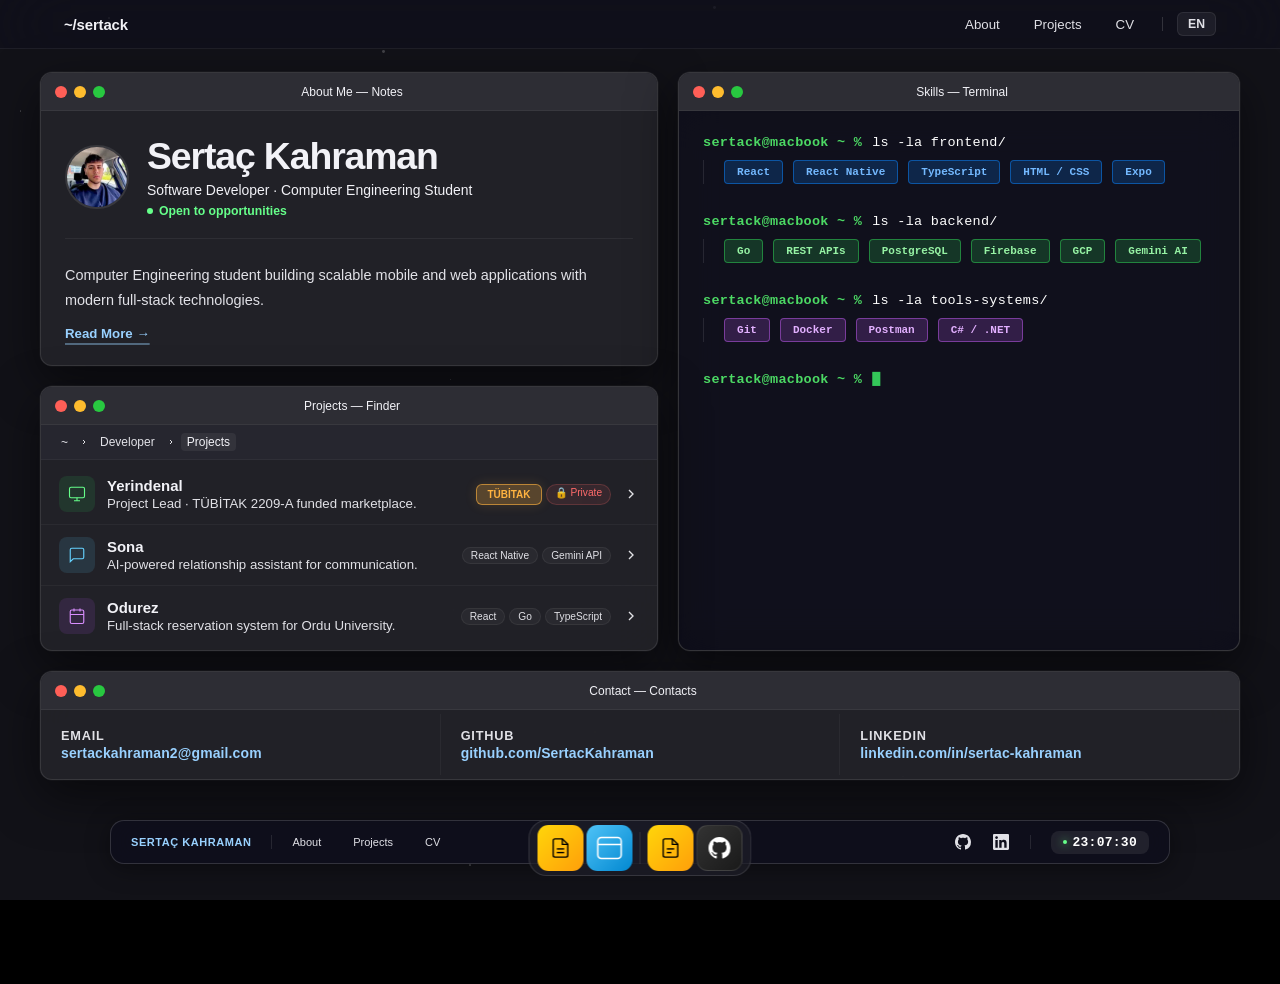
<file: index.html>
﻿<!DOCTYPE html>
<html lang="en">

<head>
    <meta charset="UTF-8">
    <meta name="viewport" content="width=device-width, initial-scale=1.0">
    <meta name="google-site-verification" content="iX_opQV8ClHDAcLCz96BHVmeFbBunYCBVLgtni0bvPg" />
    <title>Sertaç Kahraman — Portfolio</title>
    <meta name="description"
        content="Software Developer and Computer Engineering student building full-stack web and mobile applications with React, React Native, Go, and PostgreSQL.">
    <meta name="author" content="Sertaç Kahraman">
    <link rel="icon" type="image/png" sizes="16x16" href="favicon-16x16.png">
    <link rel="apple-touch-icon" href="apple-touch-icon.png">
    <meta name="msapplication-TileColor" content="#ffffff">
    <meta name="theme-color" content="#ffffff">
    <meta property="og:title" content="Sertaç Kahraman — Portfolio">
    <meta property="og:site_name" content="Sertaç Kahraman">
    <meta property="og:description"
        content="Software Developer and Computer Engineering student building full-stack web and mobile applications with React, React Native, Go, and PostgreSQL.">
    <meta property="og:type" content="website">
    <meta property="og:url" content="https://sertackahraman.com/">
    <meta property="og:image" content="https://sertackahraman.com/sertacresim.webp">
    <meta property="og:image:alt" content="Sertaç Kahraman profile photo">
    <meta name="twitter:card" content="summary_large_image">
    <meta name="twitter:title" content="Sertaç Kahraman — Portfolio">
    <meta name="twitter:description"
        content="Software Developer building full-stack web and mobile applications with React, React Native, Go, and PostgreSQL.">
    <meta name="twitter:image" content="https://sertackahraman.com/sertacresim.webp">
    <link rel="canonical" href="https://sertackahraman.com/">
    <script type="application/ld+json">
        {
            "@context": "https://schema.org",
            "@type": "Person",
            "@id": "https://sertackahraman.com/#person",
            "name": "Sertaç Kahraman",
            "url": "https://sertackahraman.com/",
            "image": "https://sertackahraman.com/sertacresim.webp",
            "jobTitle": "Software Developer",
            "email": "mailto:sertackahraman2@gmail.com",
            "description": "Software Developer and Computer Engineering student building full-stack web and mobile applications with React, React Native, Go, and PostgreSQL.",
            "sameAs": [
                "https://github.com/SertacKahraman",
                "https://www.linkedin.com/in/serta%C3%A7-kahraman-7b6459294/"
            ],
            "knowsAbout": [
                "React",
                "React Native",
                "TypeScript",
                "Go",
                "PostgreSQL",
                "REST APIs",
                "Firebase",
                "Google Cloud Platform"
            ]
        }
    </script>

    <!-- Essential Critical CSS (Ensures no white flash on load) -->
    <style>
        :root {
            --font: -apple-system, BlinkMacSystemFont, "Segoe UI", sans-serif;
        }

        html,
        body {
            margin: 0;
            padding: 0;
            background: #000;
            font-family: var(--font);
            color: #F2F2F7;
            -webkit-font-smoothing: antialiased;
        }

        .wallpaper {
            position: fixed;
            inset: 0;
            z-index: 0;
            background: #121218;
        }

        .win-skills {
            min-height: 480px;
        }

        /* Prevents layout shift */
    </style>

    <link rel="stylesheet" href="style.css">

</head>

<body>

    <!-- WALLPAPER -->
    <div class="wallpaper" aria-hidden="true">
        <div class="particles" id="particles"></div>
    </div>

    <!-- HEADER -->
    <nav class="header">
        <div class="header-inner">
            <a href="/" class="header-logo">~/sertack</a>
            <div class="header-nav">
                <a href="/about" class="header-link" data-i18n="nav-about">About</a>
                <a href="/projects" class="header-link" data-i18n="nav-projects">Projects</a>
                <a href="/sertac-kahraman-cv-en.pdf" target="_blank" rel="noopener" class="header-link" data-cv-link
                    aria-label="Open CV PDF" data-i18n="nav-cv">CV</a>
                <div class="header-divider"></div>
                <button id="lang-toggle" class="lang-btn" aria-label="Change language to Turkish">TR</button>
            </div>
        </div>
    </nav>

    <!-- DESKTOP -->
    <main class="desktop">
        <div class="win-grid">

            <!-- ABOUT ME -->
            <section class="window win-about" id="win-about">
                <div class="window-titlebar">
                    <div class="traffic-lights" aria-hidden="true"><span class="tl tl-red"></span><span
                            class="tl tl-yellow"></span><span class="tl tl-green"></span></div>
                    <h1 class="window-title"><a href="/about" class="window-title-link" data-i18n="about-title">About Me
                            — Notes</a></h1>
                </div>
                <div class="window-body about-body">
                    <div class="about-header">
                        <img src="sertacresim.webp" alt="Sertaç Kahraman" class="about-avatar" width="64" height="64"
                            fetchpriority="high">
                        <div class="about-intro">
                            <h2 class="about-name" data-i18n="about-name">Sertaç Kahraman</h2>
                            <p class="about-role" data-i18n="about-role">Software Developer · Computer Engineering
                                Student</p>
                            <div class="about-status"><span class="status-dot"></span><span
                                    data-i18n="about-status">Open to opportunities</span>
                            </div>
                        </div>
                    </div>
                    <div class="about-content">
                        <p data-i18n="about-text">Computer Engineering student building scalable mobile and web
                            applications with modern full-stack technologies.</p>
                        <a href="/about" class="about-readmore" data-i18n="about-readmore">Read More →</a>
                    </div>
                </div>
            </section>

            <section class="window win-skills" id="win-skills">
                <div class="window-titlebar">
                    <div class="traffic-lights" aria-hidden="true"><span class="tl tl-red"></span><span
                            class="tl tl-yellow"></span><span class="tl tl-green"></span></div>
                    <h2 class="window-title" data-i18n="skills-title">Skills</h2>
                </div>
                <div class="window-body terminal-body">
                    <div class="terminal-line">
                        <span class="terminal-prompt" data-i18n="skills-prompt">sertack@macbook ~ % </span>
                        <span class="terminal-cmd" data-i18n="skills-cmd-frontend">ls -la frontend/</span>
                    </div>
                    <div class="terminal-output">
                        <span class="skill-tag st-blue">React</span>
                        <span class="skill-tag st-blue">React Native</span>
                        <span class="skill-tag st-blue">TypeScript</span>
                        <span class="skill-tag st-blue">HTML / CSS</span>
                        <span class="skill-tag st-blue">Expo</span>
                    </div>

                    <div class="terminal-line">
                        <span class="terminal-prompt" data-i18n="skills-prompt">sertack@macbook ~ % </span>
                        <span class="terminal-cmd" data-i18n="skills-cmd-backend">ls -la backend/</span>
                    </div>
                    <div class="terminal-output">
                        <span class="skill-tag st-green">Go</span>
                        <span class="skill-tag st-green">REST APIs</span>
                        <span class="skill-tag st-green">PostgreSQL</span>
                        <span class="skill-tag st-green">Firebase</span>
                        <span class="skill-tag st-green">GCP</span>
                        <span class="skill-tag st-green">Gemini AI</span>
                    </div>

                    <div class="terminal-line">
                        <span class="terminal-prompt" data-i18n="skills-prompt">sertack@macbook ~ % </span>
                        <span class="terminal-cmd" data-i18n="skills-cmd-systems">ls -la tools-systems/</span>
                    </div>
                    <div class="terminal-output">
                        <span class="skill-tag st-purple">Git</span>
                        <span class="skill-tag st-purple">Docker</span>
                        <span class="skill-tag st-purple">Postman</span>
                        <span class="skill-tag st-purple">C# / .NET</span>
                    </div>

                    <div class="terminal-line">
                        <span class="terminal-prompt" data-i18n="skills-prompt">sertack@macbook ~ % </span>
                        <span class="terminal-cursor">█</span>
                    </div>
                </div>
            </section>

            <!-- PROJECTS -->
            <section class="window win-projects" id="win-projects">
                <div class="window-titlebar">
                    <div class="traffic-lights" aria-hidden="true"><span class="tl tl-red"></span><span
                            class="tl tl-yellow"></span><span class="tl tl-green"></span></div>
                    <h2 class="window-title"><a href="/projects" class="window-title-link"
                            data-i18n="projects-title">Projects — Finder</a></h2>
                </div>
                <div class="window-toolbar">
                    <div class="finder-path">
                        <span class="path-seg">~</span>
                        <svg width="8" height="8" viewBox="0 0 24 24" fill="none" stroke="currentColor"
                            stroke-width="3">
                            <polyline points="9 18 15 12 9 6" />
                        </svg>
                        <span class="path-seg" data-i18n="projects-path-dev">Developer</span>
                        <svg width="8" height="8" viewBox="0 0 24 24" fill="none" stroke="currentColor"
                            stroke-width="3">
                            <polyline points="9 18 15 12 9 6" />
                        </svg>
                        <span class="path-seg path-active" data-i18n="projects-path-proj">Projects</span>
                    </div>
                </div>
                <div class="window-body finder-body">
                    <a href="/projects" class="finder-item">
                        <div class="finder-icon fi-green"><svg width="18" height="18" viewBox="0 0 24 24" fill="none"
                                stroke="currentColor" stroke-width="1.5">
                                <rect x="2" y="3" width="20" height="14" rx="2" />
                                <line x1="8" y1="21" x2="16" y2="21" />
                                <line x1="12" y1="17" x2="12" y2="21" />
                            </svg></div>
                        <div class="finder-info">
                            <h3 class="finder-name">Yerindenal</h3><span class="finder-desc"
                                data-i18n="projects-yerindenal-desc">Project Lead · TÜBİTAK 2209-A funded
                                marketplace.</span>
                        </div>
                        <div class="finder-meta"><span
                                class="finder-tag tag-orange highlighted-badge">TÜBİTAK</span><span
                                class="finder-tag tag-private">🔒 Private</span></div>
                        <svg class="finder-arrow" width="16" height="16" viewBox="0 0 24 24" fill="none"
                            stroke="currentColor" stroke-width="2">
                            <polyline points="9 18 15 12 9 6" />
                        </svg>
                    </a>
                    <a href="https://github.com/SertacKahraman/Sona" target="_blank" rel="noopener" class="finder-item">
                        <div class="finder-icon fi-blue"><svg width="18" height="18" viewBox="0 0 24 24" fill="none"
                                stroke="currentColor" stroke-width="1.5">
                                <path d="M21 15a2 2 0 01-2 2H7l-4 4V5a2 2 0 012-2h14a2 2 0 012 2z" />
                            </svg></div>
                        <div class="finder-info">
                            <h3 class="finder-name">Sona</h3><span class="finder-desc"
                                data-i18n="projects-sona-desc">AI-powered relationship assistant for
                                communication.</span>
                        </div>
                        <div class="finder-meta"><span class="finder-tag">React Native</span><span
                                class="finder-tag">Gemini API</span></div>
                        <svg class="finder-arrow" width="16" height="16" viewBox="0 0 24 24" fill="none"
                            stroke="currentColor" stroke-width="2">
                            <polyline points="9 18 15 12 9 6" />
                        </svg>
                    </a>
                    <a href="https://github.com/SertacKahraman/odurez-fullstack" target="_blank" rel="noopener"
                        class="finder-item">
                        <div class="finder-icon fi-purple"><svg width="18" height="18" viewBox="0 0 24 24" fill="none"
                                stroke="currentColor" stroke-width="1.5">
                                <rect x="3" y="4" width="18" height="18" rx="2" />
                                <line x1="16" y1="2" x2="16" y2="6" />
                                <line x1="8" y1="2" x2="8" y2="6" />
                                <line x1="3" y1="10" x2="21" y2="10" />
                            </svg></div>
                        <div class="finder-info">
                            <h3 class="finder-name">Odurez</h3><span class="finder-desc"
                                data-i18n="projects-odurez-desc">Full-stack reservation system for Ordu
                                University.</span>
                        </div>
                        <div class="finder-meta"><span class="finder-tag">React</span><span
                                class="finder-tag">Go</span><span class="finder-tag">TypeScript</span></div>
                        <svg class="finder-arrow" width="16" height="16" viewBox="0 0 24 24" fill="none"
                            stroke="currentColor" stroke-width="2">
                            <polyline points="9 18 15 12 9 6" />
                        </svg>
                    </a>
                </div>
            </section>

            <!-- CONTACT -->
            <section class="window win-contact" id="win-contact">
                <div class="window-titlebar">
                    <div class="traffic-lights" aria-hidden="true"><span class="tl tl-red"></span><span
                            class="tl tl-yellow"></span><span class="tl tl-green"></span></div>
                    <h2 class="window-title" data-i18n="contact-title">Contact — Contacts</h2>
                </div>
                <div class="window-body contact-body">
                    <a href="mailto:sertackahraman2@gmail.com" class="contact-row" id="email-link"><span
                            class="contact-label">Email</span><span class="contact-value"
                            id="email-text">sertackahraman2@gmail.com</span></a>
                    <a href="https://github.com/SertacKahraman" target="_blank" rel="noopener" class="contact-row"><span
                            class="contact-label">GitHub</span><span
                            class="contact-value">github.com/SertacKahraman</span></a>
                    <a href="https://www.linkedin.com/in/serta%C3%A7-kahraman-7b6459294/" target="_blank" rel="noopener"
                        class="contact-row"><span class="contact-label">LinkedIn</span><span
                            class="contact-value">linkedin.com/in/sertac-kahraman</span></a>
                </div>
            </section>

        </div>

        <!-- FOOTER (Premium Thin Bar) -->
        <footer class="footer">
            <div class="footer-inner">
                <div class="footer-left">
                    <a href="/" class="footer-brand" data-i18n="footer-brand">Sertaç Kahraman</a>
                    <div class="footer-divider"></div>
                    <nav class="footer-nav">
                        <a href="/about" class="footer-nav-link" data-i18n="footer-about">About</a>
                        <a href="/projects" class="footer-nav-link" data-i18n="footer-projects">Projects</a>
                        <a href="/sertac-kahraman-cv-en.pdf" target="_blank" rel="noopener" class="footer-nav-link"
                            data-cv-link aria-label="Open CV PDF"
                            data-i18n="footer-cv">CV</a>
                    </nav>
                </div>
                <div class="footer-right">
                    <div class="footer-socials">
                        <a href="https://github.com/SertacKahraman" target="_blank" rel="noopener"
                            class="footer-social-btn" aria-label="Github Profile - Sertaç Kahraman">
                            <svg width="16" height="16" viewBox="0 0 24 24" fill="currentColor">
                                <path
                                    d="M12 0C5.37 0 0 5.37 0 12c0 5.31 3.435 9.795 8.205 11.385.6.105.825-.255.825-.57 0-.285-.015-1.23-.015-2.235-3.015.555-3.795-.735-4.035-1.41-.135-.345-.72-1.41-1.23-1.695-.42-.225-1.02-.78-.015-.795.945-.015 1.62.87 1.845 1.23 1.08 1.815 2.805 1.305 3.495.99.105-.78.42-1.305.765-1.605-2.67-.3-5.46-1.335-5.46-5.925 0-1.305.465-2.385 1.23-3.225-.12-.3-.54-1.53.12-3.18 0 0 1.005-.315 3.3 1.23.96-.27 1.98-.405 3-.405s2.04.135 3 .405c2.295-1.56 3.3-1.23 3.3-1.23.66 1.65.24 2.88.12 3.18.765.84 1.23 1.905 1.23 3.225 0 4.605-2.805 5.625-5.475 5.925.435.375.81 1.095.81 2.22 0 1.605-.015 2.895-.015 3.3 0 .315.225.69.825.57A12.02 12.02 0 0024 12c0-6.63-5.37-12-12-12z" />
                            </svg>
                        </a>
                        <a href="https://www.linkedin.com/in/serta%C3%A7-kahraman-7b6459294/" target="_blank"
                            rel="noopener" class="footer-social-btn" aria-label="LinkedIn Profile - Sertaç Kahraman">
                            <svg width="16" height="16" viewBox="0 0 24 24" fill="currentColor">
                                <path
                                    d="M20.447 20.452h-3.554v-5.569c0-1.328-.027-3.037-1.852-3.037-1.853 0-2.136 1.445-2.136 2.939v5.667H9.351V9h3.414v1.561h.046c.477-.9 1.637-1.85 3.37-1.85 3.601 0 4.267 2.37 4.267 5.455v6.286zM5.337 7.433c-1.144 0-2.063-.926-2.063-2.065 0-1.138.92-2.063 2.063-2.063 1.14 0 2.064.925 2.064 2.063 0 1.139-.925 2.065-2.064 2.065zm1.782 13.019H3.555V9h3.564v11.452zM22.225 0H1.771C.792 0 0 .774 0 1.729v20.542C0 23.227.792 24 1.771 24h20.451C23.2 24 24 23.227 24 22.271V1.729C24 .774 23.2 0 22.222 0h.003z" />
                            </svg>
                        </a>
                    </div>
                    <div class="footer-divider"></div>
                    <div class="footer-clock-box">
                        <span class="clock-dot"></span>
                        <span id="footer-live-clock">00:00:00</span>
                    </div>
                </div>
            </div>
        </footer>
    </main>

    <!-- DOCK -->
    <div class="dock" id="dock">
        <a href="/about" class="dock-item" data-tooltip="About" aria-label="About Me">
            <div class="dock-icon di-notes"><svg width="22" height="22" viewBox="0 0 24 24" fill="none"
                    stroke="currentColor" stroke-width="1.5">
                    <path d="M14 2H6a2 2 0 00-2 2v16a2 2 0 002 2h12a2 2 0 002-2V8z" />
                    <polyline points="14 2 14 8 20 8" />
                    <line x1="16" y1="13" x2="8" y2="13" />
                    <line x1="16" y1="17" x2="8" y2="17" />
                </svg></div>
        </a>
        <a href="/projects" class="dock-item" data-tooltip="Projects" aria-label="Projects">
            <div class="dock-icon di-finder"><svg width="28" height="28" viewBox="0 0 24 24" fill="none"
                    stroke="currentColor" stroke-width="1.3">
                    <rect x="2" y="3" width="20" height="18" rx="3" />
                    <path d="M2 9h20" />
                </svg></div>
        </a>
        <div class="dock-divider"></div>
        <a href="/sertac-kahraman-cv-en.pdf" target="_blank" rel="noopener" class="dock-item" data-cv-link
            data-tooltip="CV"
            aria-label="Open CV PDF">
            <div class="dock-icon di-notes"><svg width="22" height="22" viewBox="0 0 24 24" fill="none"
                    stroke="currentColor" stroke-width="1.5">
                    <path d="M14 2H6a2 2 0 00-2 2v16a2 2 0 002 2h12a2 2 0 002-2V8z" />
                    <polyline points="14 2 14 8 20 8" />
                    <line x1="8" y1="13" x2="16" y2="13" />
                    <line x1="8" y1="17" x2="13" y2="17" />
                </svg></div>
        </a>
        <a href="https://github.com/SertacKahraman" target="_blank" rel="noopener" class="dock-item"
            data-tooltip="GitHub" aria-label="GitHub Repository">
            <div class="dock-icon di-github"><svg width="22" height="22" viewBox="0 0 24 24" fill="currentColor">
                    <path
                        d="M12 0C5.37 0 0 5.37 0 12c0 5.31 3.435 9.795 8.205 11.385.6.105.825-.255.825-.57 0-.285-.015-1.23-.015-2.235-3.015.555-3.795-.735-4.035-1.41-.135-.345-.72-1.41-1.23-1.695-.42-.225-1.02-.78-.015-.795.945-.015 1.62.87 1.845 1.23 1.08 1.815 2.805 1.305 3.495.99.105-.78.42-1.305.765-1.605-2.67-.3-5.46-1.335-5.46-5.925 0-1.305.465-2.385 1.23-3.225-.12-.3-.54-1.53.12-3.18 0 0 1.005-.315 3.3 1.23.96-.27 1.98-.405 3-.405s2.04.135 3 .405c2.295-1.56 3.3-1.23 3.3-1.23.66 1.65.24 2.88.12 3.18.765.84 1.23 1.905 1.23 3.225 0 4.605-2.805 5.625-5.475 5.925.435.375.81 1.095.81 2.22 0 1.605-.015 2.895-.015 3.3 0 .315.225.69.825.57A12.02 12.02 0 0024 12c0-6.63-5.37-12-12-12z" />
                </svg></div>
        </a>
    </div>

    <script src="translations.js" defer></script>
    <script src="script.js" defer></script>
</body>

</html>
</file>
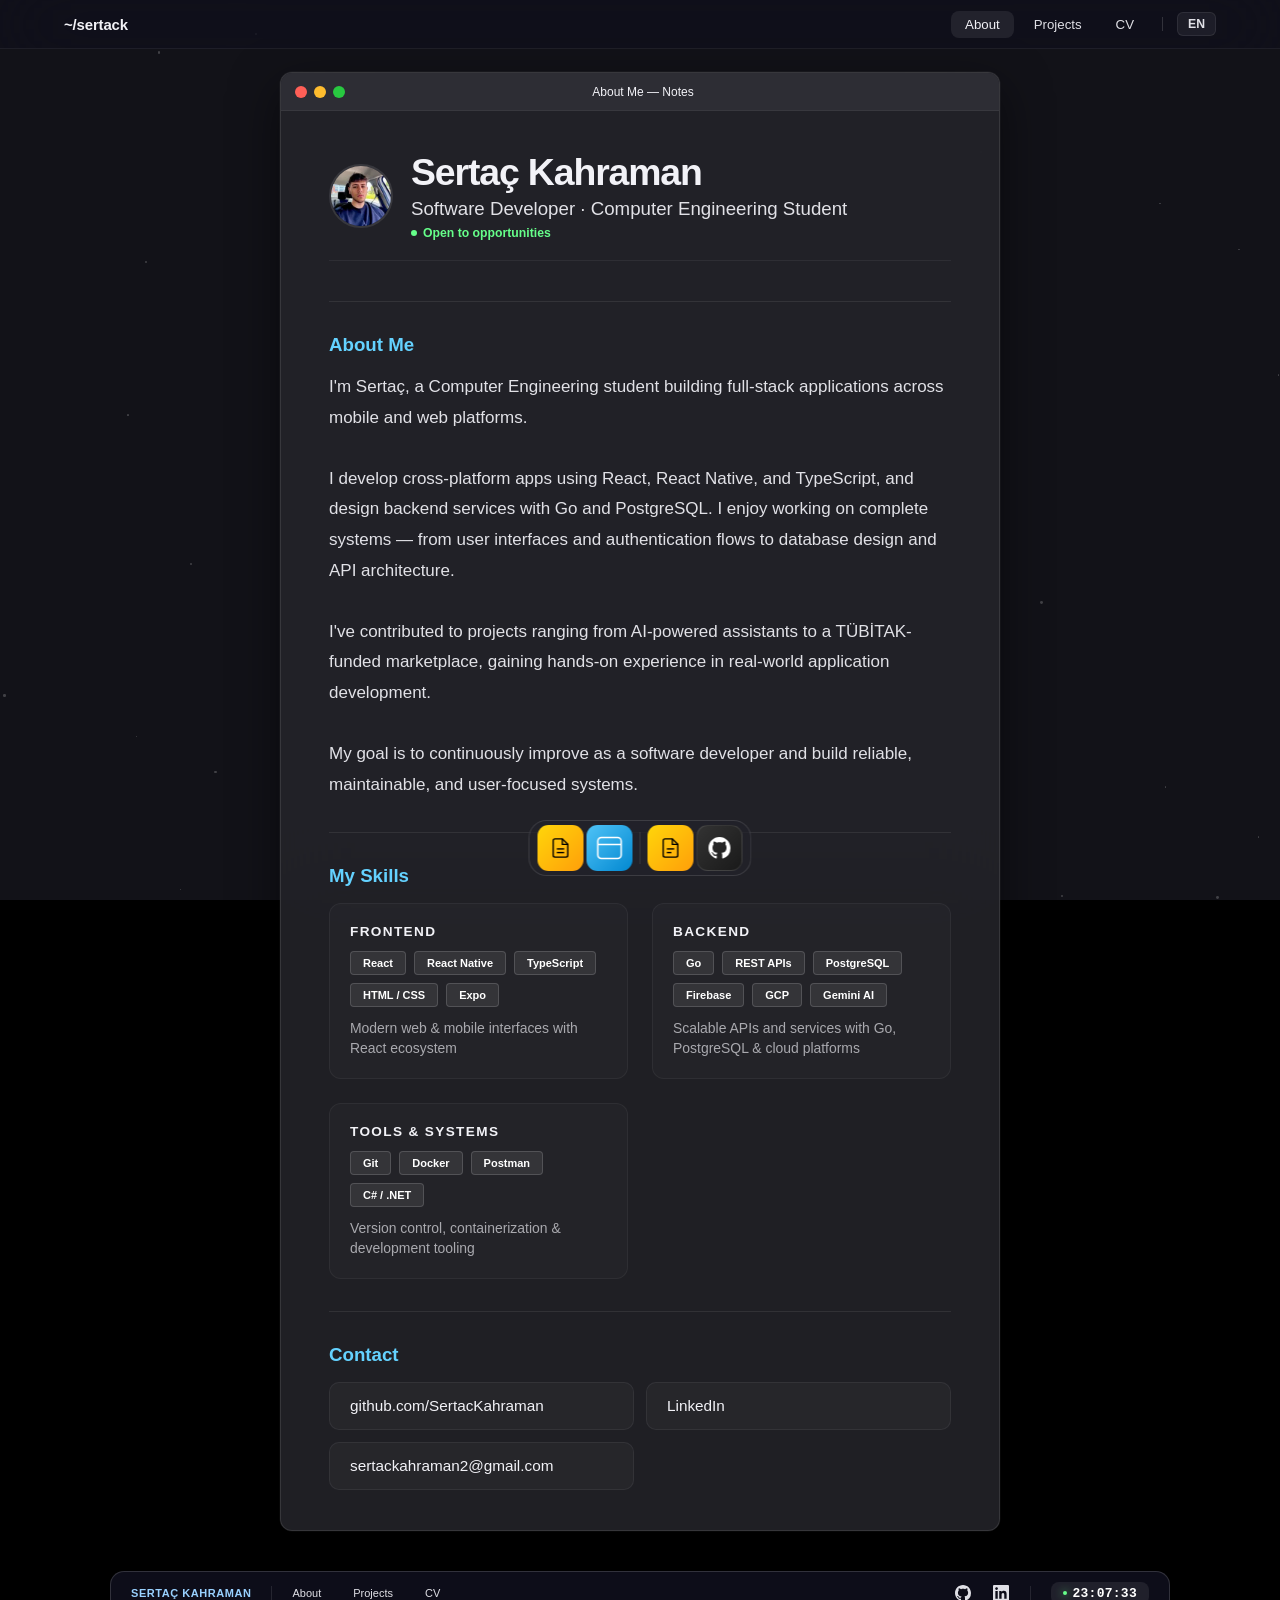
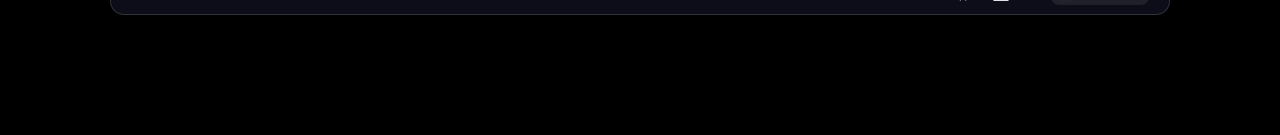
<file: about.html>
<!DOCTYPE html>
<html lang="en">

<head>
    <meta charset="UTF-8">
    <meta name="viewport" content="width=device-width, initial-scale=1.0">
    <title>About — Sertaç Kahraman</title>
    <meta name="description"
        content="Learn about Sertaç Kahraman, a Software Developer and Computer Engineering student focused on full-stack web and mobile apps, APIs, and reliable product experiences.">
    <meta name="author" content="Sertaç Kahraman">
    <link rel="icon" type="image/png" sizes="16x16" href="favicon-16x16.png">
    <link rel="apple-touch-icon" href="apple-touch-icon.png">
    <meta name="msapplication-TileColor" content="#ffffff">
    <meta name="theme-color" content="#ffffff">
    <meta property="og:title" content="About — Sertaç Kahraman">
    <meta property="og:site_name" content="Sertaç Kahraman">
    <meta property="og:description"
        content="Learn about Sertaç Kahraman, a Software Developer and Computer Engineering student focused on full-stack web and mobile apps, APIs, and reliable product experiences.">
    <meta property="og:type" content="website">
    <meta property="og:url" content="https://sertackahraman.com/about">
    <meta property="og:image" content="https://sertackahraman.com/sertacresim.webp">
    <meta property="og:image:alt" content="Sertaç Kahraman profile photo">
    <meta name="twitter:card" content="summary_large_image">
    <meta name="twitter:title" content="About — Sertaç Kahraman">
    <meta name="twitter:description"
        content="Software Developer focused on full-stack web and mobile apps, APIs, and reliable product experiences.">
    <meta name="twitter:image" content="https://sertackahraman.com/sertacresim.webp">
    <link rel="canonical" href="https://sertackahraman.com/about">
    <script type="application/ld+json">
        {
            "@context": "https://schema.org",
            "@type": "Person",
            "@id": "https://sertackahraman.com/#person",
            "name": "Sertaç Kahraman",
            "url": "https://sertackahraman.com/",
            "image": "https://sertackahraman.com/sertacresim.webp",
            "jobTitle": "Software Developer",
            "email": "mailto:sertackahraman2@gmail.com",
            "description": "Software Developer and Computer Engineering student building full-stack web and mobile applications with React, React Native, Go, and PostgreSQL.",
            "sameAs": [
                "https://github.com/SertacKahraman",
                "https://www.linkedin.com/in/serta%C3%A7-kahraman-7b6459294/"
            ],
            "knowsAbout": [
                "React",
                "React Native",
                "TypeScript",
                "Go",
                "PostgreSQL",
                "REST APIs",
                "Firebase",
                "Google Cloud Platform"
            ]
        }
    </script>

    <!-- Essential Critical CSS (Ensures no white flash on load) -->
    <style>
        html,
        body {
            margin: 0;
            padding: 0;
            background: #000;
            font-family: -apple-system, BlinkMacSystemFont, "Segoe UI", sans-serif;
            color: #F2F2F7;
            -webkit-font-smoothing: antialiased;
        }

        .wallpaper {
            position: fixed;
            inset: 0;
            z-index: 0;
            background: #121218;
        }
    </style>

    <!-- Main Stylesheet (Blocking load for stability) -->
    <link rel="stylesheet" href="style.css">

</head>

<body>
    <a href="#win-about" class="skip-link">Skip to content</a>

    <!-- WALLPAPER -->
    <div class="wallpaper" aria-hidden="true">
        <div class="particles" id="particles"></div>
    </div>

    <!-- HEADER -->
    <nav class="header">
        <div class="header-inner">
            <a href="/" class="header-logo">~/sertack</a>
            <div class="header-nav">
                <a href="/about" class="header-link header-link--active" data-i18n="nav-about">About</a>
                <a href="/projects" class="header-link" data-i18n="nav-projects">Projects</a>
                <a href="/sertac-kahraman-cv-en.pdf" target="_blank" rel="noopener" class="header-link" data-cv-link
                    aria-label="Open CV PDF" data-i18n="nav-cv">CV</a>
                <div class="header-divider"></div>
                <button id="lang-toggle" class="lang-btn" aria-label="Change language to Turkish">TR</button>
            </div>
        </div>
    </nav>

    <!-- CONTENT -->
    <main class="desktop">
        <div class="page-container">

            <!-- ABOUT WINDOW — DETAILED -->
            <section class="window" id="win-about">
                <div class="window-titlebar">
                    <div class="traffic-lights" aria-hidden="true"><span class="tl tl-red"></span><span
                            class="tl tl-yellow"></span><span class="tl tl-green"></span></div>
                    <h1 class="window-title" data-i18n="about-title">About Me — Notes</h1>
                </div>
                <div class="window-body about-body about-body--detailed">
                    <div class="about-header">
                        <img src="sertacresim.webp" alt="Sertaç Kahraman" class="about-avatar about-avatar--large"
                            width="80" height="80" fetchpriority="high">
                        <div class="about-intro">
                            <h2 class="about-name" data-i18n="about-name">Sertaç Kahraman</h2>
                            <p class="about-role" data-i18n="about-role">Software Developer · Computer Engineering
                                Student</p>
                            <div class="about-status"><span class="status-dot"></span><span
                                    data-i18n="about-status">Open to opportunities</span>
                            </div>
                        </div>
                    </div>

                    <div class="about-content">
                        <div class="about-section">
                            <h2 class="about-section-title" data-i18n="about-detailed-title">About Me</h2>
                            <p data-i18n="about-detailed-text">I'm Sertaç, a Computer Engineering student building
                                full-stack applications across mobile and web platforms. I develop cross-platform apps
                                using React, React Native, and TypeScript, and design backend services with Go and
                                PostgreSQL.</p>
                        </div>

                        <div class="about-section">
                            <h2 class="about-section-title" data-i18n="about-skills-title">My Skills</h2>
                            <div class="about-skills-grid">
                                <div class="about-skill-group">
                                    <span class="about-skill-label" data-i18n="about-skill-frontend">Frontend</span>
                                    <div class="skill-tags">
                                        <span class="skill-tag tag-blue">React</span>
                                        <span class="skill-tag tag-blue">React Native</span>
                                        <span class="skill-tag tag-blue">TypeScript</span>
                                        <span class="skill-tag tag-blue">HTML / CSS</span>
                                        <span class="skill-tag tag-blue">Expo</span>
                                    </div>
                                    <p class="skill-desc" data-i18n="about-skill-frontend-desc">Modern web & mobile
                                        interfaces with React ecosystem</p>
                                </div>
                                <div class="about-skill-group">
                                    <span class="about-skill-label" data-i18n="about-skill-backend">Backend</span>
                                    <div class="skill-tags">
                                        <span class="skill-tag tag-green">Go</span>
                                        <span class="skill-tag tag-green">REST APIs</span>
                                        <span class="skill-tag tag-green">PostgreSQL</span>
                                        <span class="skill-tag tag-green">Firebase</span>
                                        <span class="skill-tag tag-green">GCP</span>
                                        <span class="skill-tag tag-green">Gemini AI</span>
                                    </div>
                                    <p class="skill-desc" data-i18n="about-skill-backend-desc">Scalable APIs and
                                        services with Go, PostgreSQL & cloud platforms</p>
                                </div>
                                <div class="about-skill-group">
                                    <span class="about-skill-label" data-i18n="about-skill-tools">Tools & Systems</span>
                                    <div class="skill-tags">
                                        <span class="skill-tag tag-purple">Git</span>
                                        <span class="skill-tag tag-purple">Docker</span>
                                        <span class="skill-tag tag-purple">Postman</span>
                                        <span class="skill-tag tag-purple">C# / .NET</span>
                                    </div>
                                    <p class="skill-desc" data-i18n="about-skill-tools-desc">Version control,
                                        containerization & development tooling</p>
                                </div>
                            </div>
                        </div>

                        <div class="about-section">
                            <h2 class="about-section-title" data-i18n="about-contact-title">Contact</h2>
                            <div class="about-contact-links">
                                <a href="https://github.com/SertacKahraman" target="_blank" rel="noopener"
                                    class="about-contact-link">
                                    <span>github.com/SertacKahraman</span>
                                </a>
                                <a href="https://www.linkedin.com/in/serta%C3%A7-kahraman-7b6459294/" target="_blank"
                                    rel="noopener" class="about-contact-link">
                                    <span>LinkedIn</span>
                                </a>
                                <a href="mailto:sertackahraman2@gmail.com" id="email-link" class="about-contact-link">
                                    <span id="email-text">sertackahraman2@gmail.com</span>
                                </a>
                            </div>
                        </div>
                    </div>
                </div>
            </section>

        </div>
        <!-- FOOTER (Premium Thin Bar) -->
        <footer class="footer">
            <div class="footer-inner">
                <div class="footer-left">
                    <a href="/" class="footer-brand" data-i18n="footer-brand">Sertaç Kahraman</a>
                    <div class="footer-divider"></div>
                    <nav class="footer-nav">
                        <a href="/about" class="footer-nav-link" data-i18n="footer-about">About</a>
                        <a href="/projects" class="footer-nav-link" data-i18n="footer-projects">Projects</a>
                        <a href="/sertac-kahraman-cv-en.pdf" target="_blank" rel="noopener" class="footer-nav-link"
                            data-cv-link aria-label="Open CV PDF"
                            data-i18n="footer-cv">CV</a>
                    </nav>
                </div>
                <div class="footer-right">
                    <div class="footer-socials">
                        <a href="https://github.com/SertacKahraman" target="_blank" rel="noopener"
                            class="footer-social-btn" aria-label="Github Profile - Sertaç Kahraman">
                            <svg width="16" height="16" viewBox="0 0 24 24" fill="currentColor">
                                <path
                                    d="M12 0C5.37 0 0 5.37 0 12c0 5.31 3.435 9.795 8.205 11.385.6.105.825-.255.825-.57 0-.285-.015-1.23-.015-2.235-3.015.555-3.795-.735-4.035-1.41-.135-.345-.72-1.41-1.23-1.695-.42-.225-1.02-.78-.015-.795.945-.015 1.62.87 1.845 1.23 1.08 1.815 2.805 1.305 3.495.99.105-.78.42-1.305.765-1.605-2.67-.3-5.46-1.335-5.46-5.925 0-1.305.465-2.385 1.23-3.225-.12-.3-.54-1.53.12-3.18 0 0 1.005-.315 3.3 1.23.96-.27 1.98-.405 3-.405s2.04.135 3 .405c2.295-1.56 3.3-1.23 3.3-1.23.66 1.65.24 2.88.12 3.18.765.84 1.23 1.905 1.23 3.225 0 4.605-2.805 5.625-5.475 5.925.435.375.81 1.095.81 2.22 0 1.605-.015 2.895-.015 3.3 0 .315.225.69.825.57A12.02 12.02 0 0024 12c0-6.63-5.37-12-12-12z" />
                            </svg>
                        </a>
                        <a href="https://www.linkedin.com/in/serta%C3%A7-kahraman-7b6459294/" target="_blank"
                            rel="noopener" class="footer-social-btn" aria-label="LinkedIn Profile - Sertaç Kahraman">
                            <svg width="16" height="16" viewBox="0 0 24 24" fill="currentColor">
                                <path
                                    d="M20.447 20.452h-3.554v-5.569c0-1.328-.027-3.037-1.852-3.037-1.853 0-2.136 1.445-2.136 2.939v5.667H9.351V9h3.414v1.561h.046c.477-.9 1.637-1.85 3.37-1.85 3.601 0 4.267 2.37 4.267 5.455v6.286zM5.337 7.433c-1.144 0-2.063-.926-2.063-2.065 0-1.138.92-2.063 2.063-2.063 1.14 0 2.064.925 2.064 2.063 0 1.139-.925 2.065-2.064 2.065zm1.782 13.019H3.555V9h3.564v11.452zM22.225 0H1.771C.792 0 0 .774 0 1.729v20.542C0 23.227.792 24 1.771 24h20.451C23.2 24 24 23.227 24 22.271V1.729C24 .774 23.2 0 22.222 0h.003z" />
                            </svg>
                        </a>
                    </div>
                    <div class="footer-divider"></div>
                    <div class="footer-clock-box">
                        <span class="clock-dot"></span>
                        <span id="footer-live-clock">00:00:00</span>
                    </div>
                </div>
            </div>
        </footer>
    </main>

    <!-- DOCK -->
    <div class="dock" id="dock">
        <a href="/about" class="dock-item" data-tooltip="About" aria-label="About Me">
            <div class="dock-icon di-notes"><svg width="22" height="22" viewBox="0 0 24 24" fill="none"
                    stroke="currentColor" stroke-width="1.5">
                    <path d="M14 2H6a2 2 0 00-2 2v16a2 2 0 002 2h12a2 2 0 002-2V8z" />
                    <polyline points="14 2 14 8 20 8" />
                    <line x1="16" y1="13" x2="8" y2="13" />
                    <line x1="16" y1="17" x2="8" y2="17" />
                </svg></div>
        </a>
        <a href="/projects" class="dock-item" data-tooltip="Projects" aria-label="Projects">
            <div class="dock-icon di-finder"><svg width="28" height="28" viewBox="0 0 24 24" fill="none"
                    stroke="currentColor" stroke-width="1.3">
                    <rect x="2" y="3" width="20" height="18" rx="3" />
                    <path d="M2 9h20" />
                </svg></div>
        </a>
        <div class="dock-divider"></div>
        <a href="/sertac-kahraman-cv-en.pdf" target="_blank" rel="noopener" class="dock-item" data-cv-link
            data-tooltip="CV"
            aria-label="Open CV PDF">
            <div class="dock-icon di-notes"><svg width="22" height="22" viewBox="0 0 24 24" fill="none"
                    stroke="currentColor" stroke-width="1.5">
                    <path d="M14 2H6a2 2 0 00-2 2v16a2 2 0 002 2h12a2 2 0 002-2V8z" />
                    <polyline points="14 2 14 8 20 8" />
                    <line x1="8" y1="13" x2="16" y2="13" />
                    <line x1="8" y1="17" x2="13" y2="17" />
                </svg></div>
        </a>
        <a href="https://github.com/SertacKahraman" target="_blank" rel="noopener" class="dock-item"
            data-tooltip="GitHub" aria-label="GitHub Repository">
            <div class="dock-icon di-github"><svg width="22" height="22" viewBox="0 0 24 24" fill="currentColor">
                    <path
                        d="M12 0C5.37 0 0 5.37 0 12c0 5.31 3.435 9.795 8.205 11.385.6.105.825-.255.825-.57 0-.285-.015-1.23-.015-2.235-3.015.555-3.795-.735-4.035-1.41-.135-.345-.72-1.41-1.23-1.695-.42-.225-1.02-.78-.015-.795.945-.015 1.62.87 1.845 1.23 1.08 1.815 2.805 1.305 3.495.99.105-.78.42-1.305.765-1.605-2.67-.3-5.46-1.335-5.46-5.925 0-1.305.465-2.385 1.23-3.225-.12-.3-.54-1.53.12-3.18 0 0 1.005-.315 3.3 1.23.96-.27 1.98-.405 3-.405s2.04.135 3 .405c2.295-1.56 3.3-1.23 3.3-1.23.66 1.65.24 2.88.12 3.18.765.84 1.23 1.905 1.23 3.225 0 4.605-2.805 5.625-5.475 5.925.435.375.81 1.095.81 2.22 0 1.605-.015 2.895-.015 3.3 0 .315.225.69.825.57A12.02 12.02 0 0024 12c0-6.63-5.37-12-12-12z" />
                </svg></div>
        </a>
    </div>

    <script src="translations.js" defer></script>
    <script src="script.js" defer></script>
</body>

</html>
</file>
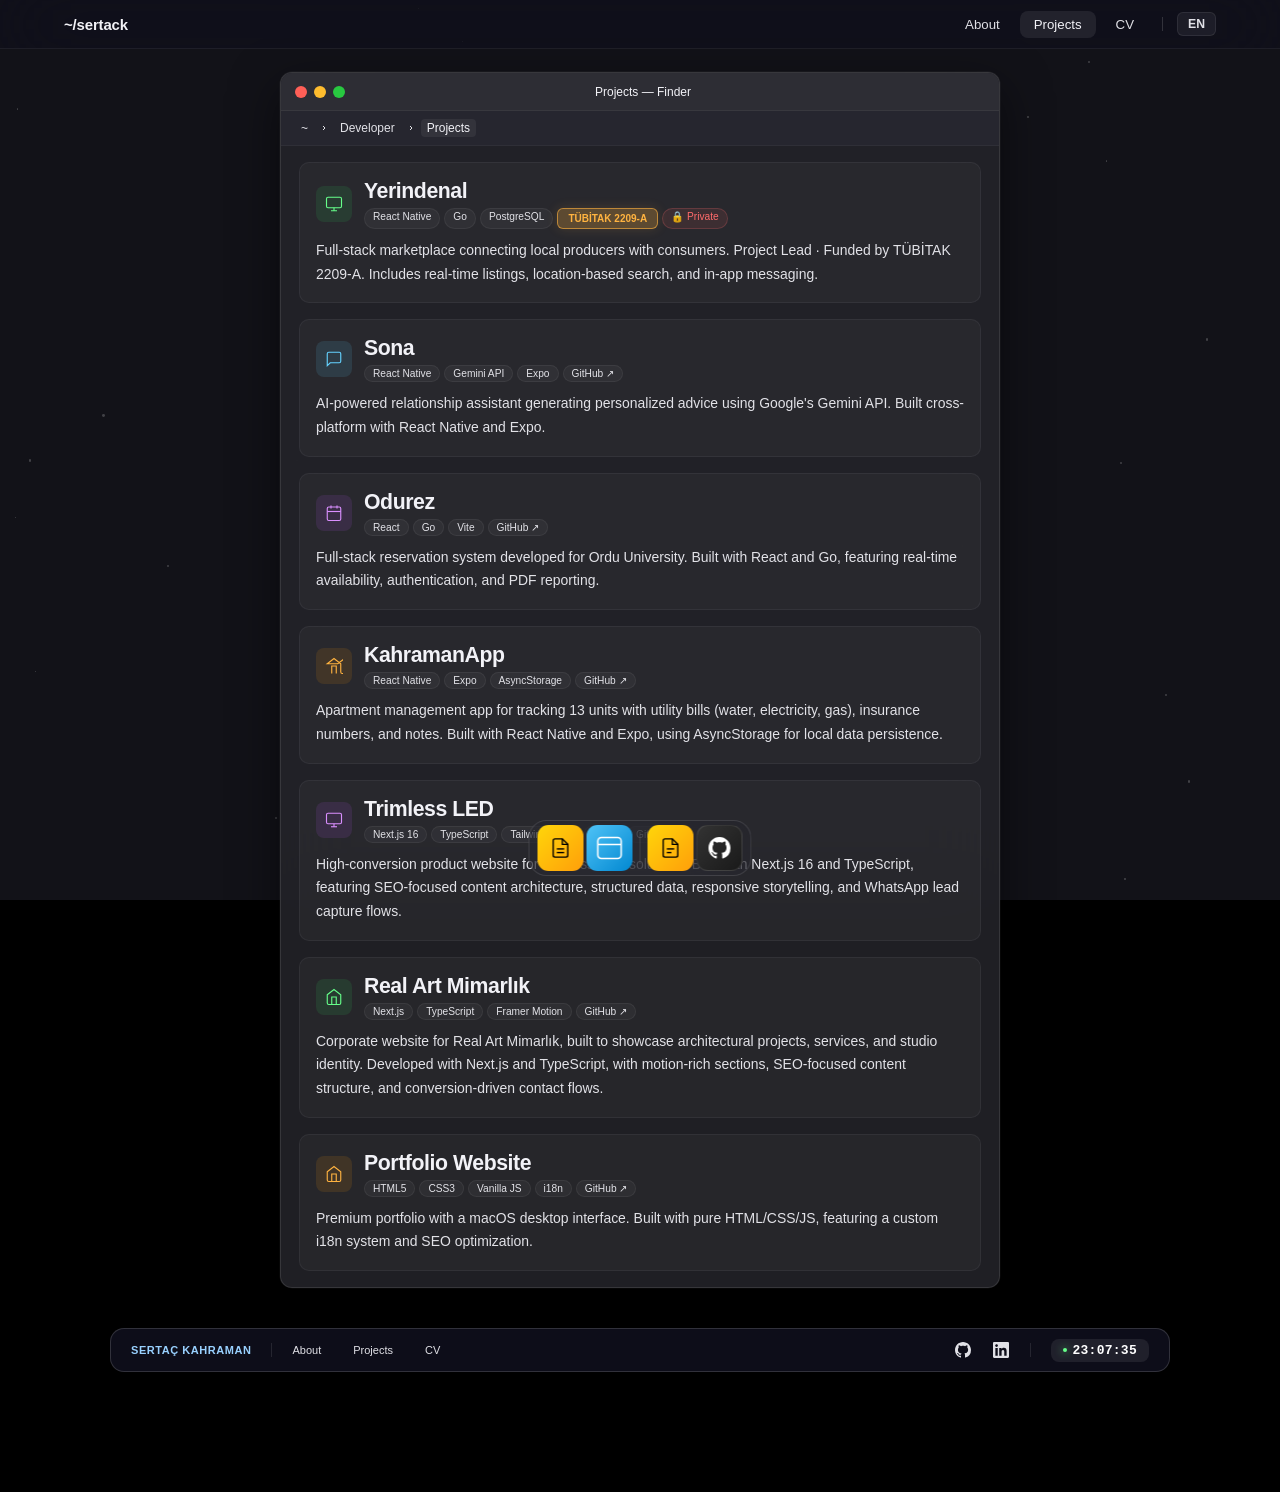
<file: projects.html>
<!DOCTYPE html>
<html lang="en">

<head>
    <meta charset="UTF-8">
    <meta name="viewport" content="width=device-width, initial-scale=1.0">
    <title>Projects — Sertaç Kahraman</title>
    <meta name="description"
        content="Explore projects by Sertaç Kahraman, including TÜBİTAK-funded marketplace work, AI-powered assistants, and full-stack products built with React, React Native, Go, and PostgreSQL.">
    <meta name="author" content="Sertaç Kahraman">
    <link rel="icon" type="image/png" sizes="16x16" href="favicon-16x16.png">
    <link rel="apple-touch-icon" href="apple-touch-icon.png">
    <meta name="msapplication-TileColor" content="#ffffff">
    <meta name="theme-color" content="#ffffff">
    <meta property="og:title" content="Projects — Sertaç Kahraman">
    <meta property="og:site_name" content="Sertaç Kahraman">
    <meta property="og:description"
        content="Explore TÜBİTAK-funded marketplace work, AI-powered assistants, and full-stack products built with React, React Native, Go, and PostgreSQL.">
    <meta property="og:type" content="website">
    <meta property="og:url" content="https://sertackahraman.com/projects">
    <meta property="og:image" content="https://sertackahraman.com/sertacresim.webp">
    <meta property="og:image:alt" content="Sertaç Kahraman profile photo">
    <meta name="twitter:card" content="summary_large_image">
    <meta name="twitter:title" content="Projects — Sertaç Kahraman">
    <meta name="twitter:description"
        content="TÜBİTAK-funded marketplace work, AI-powered assistants, and full-stack products built with React, React Native, Go, and PostgreSQL.">
    <meta name="twitter:image" content="https://sertackahraman.com/sertacresim.webp">
    <link rel="canonical" href="https://sertackahraman.com/projects">
    <script type="application/ld+json">
        {
            "@context": "https://schema.org",
            "@type": "Person",
            "@id": "https://sertackahraman.com/#person",
            "name": "Sertaç Kahraman",
            "url": "https://sertackahraman.com/",
            "image": "https://sertackahraman.com/sertacresim.webp",
            "jobTitle": "Software Developer",
            "email": "mailto:sertackahraman2@gmail.com",
            "description": "Software Developer and Computer Engineering student building full-stack web and mobile applications with React, React Native, Go, and PostgreSQL.",
            "sameAs": [
                "https://github.com/SertacKahraman",
                "https://www.linkedin.com/in/serta%C3%A7-kahraman-7b6459294/"
            ],
            "knowsAbout": [
                "React",
                "React Native",
                "TypeScript",
                "Go",
                "PostgreSQL",
                "REST APIs",
                "Firebase",
                "Google Cloud Platform"
            ]
        }
    </script>

    <!-- Essential Critical CSS (Ensures no white flash on load) -->
    <style>
        html,
        body {
            margin: 0;
            padding: 0;
            background: #000;
            font-family: -apple-system, BlinkMacSystemFont, "Segoe UI", sans-serif;
            color: #F2F2F7;
            -webkit-font-smoothing: antialiased;
        }

        .wallpaper {
            position: fixed;
            inset: 0;
            z-index: 0;
            background: #121218;
        }
    </style>

    <!-- Main Stylesheet (Blocking load for stability) -->
    <link rel="stylesheet" href="style.css">

</head>

<body>

    <!-- WALLPAPER -->
    <div class="wallpaper" aria-hidden="true">
        <div class="particles" id="particles"></div>
    </div>

    <!-- HEADER -->
    <nav class="header">
        <div class="header-inner">
            <a href="/" class="header-logo">~/sertack</a>
            <div class="header-nav">
                <a href="/about" class="header-link" data-i18n="nav-about">About</a>
                <a href="/projects" class="header-link header-link--active" data-i18n="nav-projects">Projects</a>
                <a href="/sertac-kahraman-cv-en.pdf" target="_blank" rel="noopener" class="header-link" data-cv-link
                    aria-label="Open CV PDF" data-i18n="nav-cv">CV</a>
                <div class="header-divider"></div>
                <button id="lang-toggle" class="lang-btn" aria-label="Change language to Turkish">TR</button>
            </div>
        </div>
    </nav>

    <!-- CONTENT -->
    <main class="desktop">
        <div class="page-container">

            <!-- PROJECTS WINDOW -->
            <section class="window" id="win-projects">
                <div class="window-titlebar">
                    <div class="traffic-lights" aria-hidden="true"><span class="tl tl-red"></span><span
                            class="tl tl-yellow"></span><span class="tl tl-green"></span></div>
                    <h1 class="window-title" data-i18n="projects-page-title">Projects — Finder</h1>
                </div>
                <div class="window-toolbar">
                    <div class="finder-path">
                        <span class="path-seg">~</span>
                        <svg width="8" height="8" viewBox="0 0 24 24" fill="none" stroke="currentColor"
                            stroke-width="3">
                            <polyline points="9 18 15 12 9 6" />
                        </svg>
                        <span class="path-seg" data-i18n="projects-path-dev">Developer</span>
                        <svg width="8" height="8" viewBox="0 0 24 24" fill="none" stroke="currentColor"
                            stroke-width="3">
                            <polyline points="9 18 15 12 9 6" />
                        </svg>
                        <span class="path-seg path-active" data-i18n="projects-path-proj">Projects</span>
                    </div>
                </div>
                <div class="window-body finder-body finder-body--detailed">
                    <div class="finder-item-detailed">
                        <div class="finder-item-header">
                            <div class="finder-icon fi-green"><svg width="18" height="18" viewBox="0 0 24 24"
                                    fill="none" stroke="currentColor" stroke-width="1.5">
                                    <rect x="2" y="3" width="20" height="14" rx="2" />
                                    <line x1="8" y1="21" x2="16" y2="21" />
                                    <line x1="12" y1="17" x2="12" y2="21" />
                                </svg></div>
                            <div>
                                <h2 class="finder-name">Yerindenal</h2>
                                <div class="finder-meta"><span class="finder-tag">React Native</span><span
                                        class="finder-tag">Go</span><span class="finder-tag">PostgreSQL</span><span
                                        class="finder-tag tag-orange highlighted-badge">TÜBİTAK 2209-A</span><span
                                        class="finder-tag tag-private">🔒 Private</span></div>
                            </div>
                        </div>
                        <p class="finder-detail" data-i18n="projects-yerindenal-long-desc">Full-stack marketplace
                            connecting local producers with consumers. Project Lead · Funded by TÜBİTAK 2209-A. Includes
                            real-time listings, location-based search, and in-app messaging.
                        </p>
                    </div>
                    <a href="https://github.com/SertacKahraman/Sona" target="_blank" rel="noopener"
                        class="finder-item-detailed finder-item-link">
                        <div class="finder-item-header">
                            <div class="finder-icon fi-blue"><svg width="18" height="18" viewBox="0 0 24 24" fill="none"
                                    stroke="currentColor" stroke-width="1.5">
                                    <path d="M21 15a2 2 0 01-2 2H7l-4 4V5a2 2 0 012-2h14a2 2 0 012 2z" />
                                </svg></div>
                            <div>
                                <h2 class="finder-name">Sona</h2>
                                <div class="finder-meta"><span class="finder-tag">React Native</span><span
                                        class="finder-tag">Gemini API</span><span class="finder-tag">Expo</span><span
                                        class="finder-tag tag-green-badge">GitHub ↗</span></div>
                            </div>
                        </div>
                        <p class="finder-detail" data-i18n="projects-sona-long-desc">AI-powered relationship assistant
                            generating personalized advice using Google’s Gemini API. Built cross-platform with React
                            Native and Expo.</p>
                    </a>
                    <a href="https://github.com/SertacKahraman/odurez-fullstack" target="_blank" rel="noopener"
                        class="finder-item-detailed finder-item-link">
                        <div class="finder-item-header">
                            <div class="finder-icon fi-purple"><svg width="18" height="18" viewBox="0 0 24 24"
                                    fill="none" stroke="currentColor" stroke-width="1.5">
                                    <rect x="3" y="4" width="18" height="18" rx="2" />
                                    <line x1="16" y1="2" x2="16" y2="6" />
                                    <line x1="8" y1="2" x2="8" y2="6" />
                                    <line x1="3" y1="10" x2="21" y2="10" />
                                </svg></div>
                            <div>
                                <h2 class="finder-name">Odurez</h2>
                                <div class="finder-meta"><span class="finder-tag">React</span><span
                                        class="finder-tag">Go</span><span class="finder-tag">Vite</span><span
                                        class="finder-tag tag-green-badge">GitHub
                                        ↗</span></div>
                            </div>
                        </div>
                        <p class="finder-detail" data-i18n="projects-odurez-long-desc">Full-stack reservation system
                            developed for Ordu University. Built with React and Go, featuring real-time availability,
                            authentication, and PDF reporting.</p>
                    </a>

                    <!-- KahramanApp -->
                    <a href="https://github.com/SertacKahraman/KahramanApp" target="_blank" rel="noopener"
                        class="finder-item-detailed finder-item-link">
                        <div class="finder-item-header">
                            <div class="finder-icon fi-orange"><svg width="18" height="18" viewBox="0 0 24 24"
                                    fill="none" stroke="currentColor" stroke-width="1.5">
                                    <path d="M3 9l9-7 9 7v11a2 2 0 0 0 2 2h10a2 2 0 0 0 2-2V9l-9-7-9 7z" />
                                    <polyline points="9 22 9 12 15 12 15 22" />
                                </svg></div>
                            <div>
                                <h2 class="finder-name">KahramanApp</h2>
                                <div class="finder-meta">
                                    <span class="finder-tag">React Native</span>
                                    <span class="finder-tag">Expo</span>
                                    <span class="finder-tag">AsyncStorage</span>
                                    <span class="finder-tag tag-green-badge">GitHub ↗</span>
                                </div>
                            </div>
                        </div>
                        <p class="finder-detail" data-i18n="projects-kahramanapp-long-desc">Apartment management app for
                            tracking 13 units with utility bills, insurance numbers, and notes. Built with React Native
                            and Expo, using AsyncStorage for local data persistence.</p>
                    </a>

                    <!-- Trimless LED -->
                    <a href="https://github.com/SertacKahraman/trimless-website" target="_blank" rel="noopener"
                        class="finder-item-detailed finder-item-link">
                        <div class="finder-item-header">
                            <div class="finder-icon fi-purple"><svg width="18" height="18" viewBox="0 0 24 24"
                                    fill="none" stroke="currentColor" stroke-width="1.5">
                                    <rect x="2" y="3" width="20" height="14" rx="2" />
                                    <line x1="8" y1="21" x2="16" y2="21" />
                                    <line x1="12" y1="17" x2="12" y2="21" />
                                </svg></div>
                            <div>
                                <h2 class="finder-name">Trimless LED</h2>
                                <div class="finder-meta">
                                    <span class="finder-tag">Next.js 16</span>
                                    <span class="finder-tag">TypeScript</span>
                                    <span class="finder-tag">Tailwind CSS</span>
                                    <span class="finder-tag">SEO</span>
                                    <span class="finder-tag tag-green-badge">GitHub ↗</span>
                                </div>
                            </div>
                        </div>
                        <p class="finder-detail" data-i18n="projects-trimless-long-desc">High-conversion product website
                            for Trimless LED solutions. Built with Next.js 16 and TypeScript, featuring SEO-focused
                            content architecture, structured data, responsive storytelling, and WhatsApp lead capture
                            flows.</p>
                    </a>

                    <!-- Real Art Mimarlık -->
                    <a href="https://github.com/SertacKahraman/realartmimarlik-website" target="_blank" rel="noopener"
                        class="finder-item-detailed finder-item-link">
                        <div class="finder-item-header">
                            <div class="finder-icon fi-green"><svg width="18" height="18" viewBox="0 0 24 24"
                                    fill="none" stroke="currentColor" stroke-width="1.5">
                                    <path d="M3 9l9-7 9 7v11a2 2 0 0 1-2 2H5a2 2 0 0 1-2-2z" />
                                    <polyline points="9 22 9 12 15 12 15 22" />
                                </svg></div>
                            <div>
                                <h2 class="finder-name">Real Art Mimarlık</h2>
                                <div class="finder-meta">
                                    <span class="finder-tag">Next.js</span>
                                    <span class="finder-tag">TypeScript</span>
                                    <span class="finder-tag">Framer Motion</span>
                                    <span class="finder-tag tag-green-badge">GitHub ↗</span>
                                </div>
                            </div>
                        </div>
                        <p class="finder-detail" data-i18n="projects-realart-long-desc">Corporate website for Real Art
                            Mimarlık, built to showcase architectural projects, services, and studio identity. Developed
                            with Next.js and TypeScript, with motion-rich sections, SEO-focused content structure, and
                            conversion-driven contact flows.</p>
                    </a>

                    <!-- Portfolio Website -->
                    <a href="https://github.com/SertacKahraman/sertac-website" target="_blank" rel="noopener"
                        class="finder-item-detailed finder-item-link">
                        <div class="finder-item-header">
                            <div class="finder-icon fi-orange"><svg width="18" height="18" viewBox="0 0 24 24"
                                    fill="none" stroke="currentColor" stroke-width="1.5">
                                    <path d="M3 9l9-7 9 7v11a2 2 0 01-2 2H5a2 2 0 01-2-2z" />
                                    <polyline points="9 22 9 12 15 12 15 22" />
                                </svg></div>
                            <div>
                                <h2 class="finder-name">Portfolio Website</h2>
                                <div class="finder-meta">
                                    <span class="finder-tag">HTML5</span>
                                    <span class="finder-tag">CSS3</span>
                                    <span class="finder-tag">Vanilla JS</span>
                                    <span class="finder-tag">i18n</span>
                                    <span class="finder-tag tag-green-badge">GitHub ↗</span>
                                </div>
                            </div>
                        </div>
                        <p class="finder-detail" data-i18n="projects-portfolio-long-desc">A premium personal portfolio
                            website featuring a macOS-inspired desktop interface. Developed using pure HTML, CSS, and
                            vanilla JS with a custom-built internationalization (i18n) system and optimized
                            SEO/performance.</p>
                    </a>
                </div>
            </section>

        </div>
        <!-- FOOTER (Premium Thin Bar) -->
        <footer class="footer">
            <div class="footer-inner">
                <div class="footer-left">
                    <a href="/" class="footer-brand" data-i18n="footer-brand">Sertaç Kahraman</a>
                    <div class="footer-divider"></div>
                    <nav class="footer-nav">
                        <a href="/about" class="footer-nav-link" data-i18n="footer-about">About</a>
                        <a href="/projects" class="footer-nav-link" data-i18n="footer-projects">Projects</a>
                        <a href="/sertac-kahraman-cv-en.pdf" target="_blank" rel="noopener" class="footer-nav-link"
                            data-cv-link aria-label="Open CV PDF"
                            data-i18n="footer-cv">CV</a>
                    </nav>
                </div>
                <div class="footer-right">
                    <div class="footer-socials">
                        <a href="https://github.com/SertacKahraman" target="_blank" rel="noopener"
                            class="footer-social-btn" aria-label="Github Profile - Sertaç Kahraman">
                            <svg width="16" height="16" viewBox="0 0 24 24" fill="currentColor">
                                <path
                                    d="M12 0C5.37 0 0 5.37 0 12c0 5.31 3.435 9.795 8.205 11.385.6.105.825-.255.825-.57 0-.285-.015-1.23-.015-2.235-3.015.555-3.795-.735-4.035-1.41-.135-.345-.72-1.41-1.23-1.695-.42-.225-1.02-.78-.015-.795.945-.015 1.62.87 1.845 1.23 1.08 1.815 2.805 1.305 3.495.99.105-.78.42-1.305.765-1.605-2.67-.3-5.46-1.335-5.46-5.925 0-1.305.465-2.385 1.23-3.225-.12-.3-.54-1.53.12-3.18 0 0 1.005-.315 3.3 1.23.96-.27 1.98-.405 3-.405s2.04.135 3 .405c2.295-1.56 3.3-1.23 3.3-1.23.66 1.65.24 2.88.12 3.18.765.84 1.23 1.905 1.23 3.225 0 4.605-2.805 5.625-5.475 5.925.435.375.81 1.095.81 2.22 0 1.605-.015 2.895-.015 3.3 0 .315.225.69.825.57A12.02 12.02 0 0024 12c0-6.63-5.37-12-12-12z" />
                            </svg>
                        </a>
                        <a href="https://www.linkedin.com/in/serta%C3%A7-kahraman-7b6459294/" target="_blank"
                            rel="noopener" class="footer-social-btn" aria-label="LinkedIn Profile - Sertaç Kahraman">
                            <svg width="16" height="16" viewBox="0 0 24 24" fill="currentColor">
                                <path
                                    d="M20.447 20.452h-3.554v-5.569c0-1.328-.027-3.037-1.852-3.037-1.853 0-2.136 1.445-2.136 2.939v5.667H9.351V9h3.414v1.561h.046c.477-.9 1.637-1.85 3.37-1.85 3.601 0 4.267 2.37 4.267 5.455v6.286zM5.337 7.433c-1.144 0-2.063-.926-2.063-2.065 0-1.138.92-2.063 2.063-2.063 1.14 0 2.064.925 2.064 2.063 0 1.139-.925 2.065-2.064 2.065zm1.782 13.019H3.555V9h3.564v11.452zM22.225 0H1.771C.792 0 0 .774 0 1.729v20.542C0 23.227.792 24 1.771 24h20.451C23.2 24 24 23.227 24 22.271V1.729C24 .774 23.2 0 22.222 0h.003z" />
                            </svg>
                        </a>
                    </div>
                    <div class="footer-divider"></div>
                    <div class="footer-clock-box">
                        <span class="clock-dot"></span>
                        <span id="footer-live-clock">00:00:00</span>
                    </div>
                </div>
            </div>
        </footer>
    </main>

    <!-- DOCK -->
    <div class="dock" id="dock">
        <a href="/about" class="dock-item" data-tooltip="About" aria-label="About Me">
            <div class="dock-icon di-notes"><svg width="22" height="22" viewBox="0 0 24 24" fill="none"
                    stroke="currentColor" stroke-width="1.5">
                    <path d="M14 2H6a2 2 0 00-2 2v16a2 2 0 002 2h12a2 2 0 002-2V8z" />
                    <polyline points="14 2 14 8 20 8" />
                    <line x1="16" y1="13" x2="8" y2="13" />
                    <line x1="16" y1="17" x2="8" y2="17" />
                </svg></div>
        </a>
        <a href="/projects" class="dock-item" data-tooltip="Projects" aria-label="Projects">
            <div class="dock-icon di-finder"><svg width="28" height="28" viewBox="0 0 24 24" fill="none"
                    stroke="currentColor" stroke-width="1.3">
                    <rect x="2" y="3" width="20" height="18" rx="3" />
                    <path d="M2 9h20" />
                </svg></div>
        </a>
        <div class="dock-divider"></div>
        <a href="/sertac-kahraman-cv-en.pdf" target="_blank" rel="noopener" class="dock-item" data-cv-link
            data-tooltip="CV"
            aria-label="Open CV PDF">
            <div class="dock-icon di-notes"><svg width="22" height="22" viewBox="0 0 24 24" fill="none"
                    stroke="currentColor" stroke-width="1.5">
                    <path d="M14 2H6a2 2 0 00-2 2v16a2 2 0 002 2h12a2 2 0 002-2V8z" />
                    <polyline points="14 2 14 8 20 8" />
                    <line x1="8" y1="13" x2="16" y2="13" />
                    <line x1="8" y1="17" x2="13" y2="17" />
                </svg></div>
        </a>
        <a href="https://github.com/SertacKahraman" target="_blank" rel="noopener" class="dock-item"
            data-tooltip="GitHub" aria-label="GitHub Repository">
            <div class="dock-icon di-github"><svg width="22" height="22" viewBox="0 0 24 24" fill="currentColor">
                    <path
                        d="M12 0C5.37 0 0 5.37 0 12c0 5.31 3.435 9.795 8.205 11.385.6.105.825-.255.825-.57 0-.285-.015-1.23-.015-2.235-3.015.555-3.795-.735-4.035-1.41-.135-.345-.72-1.41-1.23-1.695-.42-.225-1.02-.78-.015-.795.945-.015 1.62.87 1.845 1.23 1.08 1.815 2.805 1.305 3.495.99.105-.78.42-1.305.765-1.605-2.67-.3-5.46-1.335-5.46-5.925 0-1.305.465-2.385 1.23-3.225-.12-.3-.54-1.53.12-3.18 0 0 1.005-.315 3.3 1.23.96-.27 1.98-.405 3-.405s2.04.135 3 .405c2.295-1.56 3.3-1.23 3.3-1.23.66 1.65.24 2.88.12 3.18.765.84 1.23 1.905 1.23 3.225 0 4.605-2.805 5.625-5.475 5.925.435.375.81 1.095.81 2.22 0 1.605-.015 2.895-.015 3.3 0 .315.225.69.825.57A12.02 12.02 0 0024 12c0-6.63-5.37-12-12-12z" />
                </svg></div>
        </a>
    </div>

    <script src="translations.js" defer></script>
    <script src="script.js" defer></script>
</body>

</html>
</file>
<file: style.css>
/* ══════════════════════════════════════════════════
   macOS PORTFOLIO — POLISHED STATIC
   ══════════════════════════════════════════════════ */

:root {
    --wall-1: #121218;
    --wall-2: #121218;
    --wall-3: #121218;
    --wall-4: #121218;

    --win-bg: rgba(36, 36, 42, 0.88);
    --win-titlebar: rgba(46, 46, 54, 0.96);
    --win-toolbar: rgba(40, 40, 48, 0.92);
    --win-border: rgba(255, 255, 255, 0.1);
    --win-shadow: 0 16px 48px rgba(0, 0, 0, 0.5), 0 0 0 0.5px rgba(255, 255, 255, 0.08);

    --menubar-bg: rgba(18, 18, 24, 0.8);
    --dock-bg: rgba(36, 36, 42, 0.55);
    --dock-border: rgba(255, 255, 255, 0.12);

    --text-1: #F2F2F7;
    --text-2: rgba(242, 242, 247, 0.92);
    --text-3: rgba(242, 242, 247, 0.72);

    --tl-red: #FF5F57;
    --tl-yellow: #FEBC2E;
    --tl-green: #28C840;
    --accent: #4DA3FF;
    --accent-light: #99D1FF;
    --blue: #64D2FF;
    --purple: #DA8FFF;
    --green: #66FF8A;
    --orange: #FFB340;

    --font: -apple-system, BlinkMacSystemFont, "Segoe UI", sans-serif;
    --r: 12px;
    --r-sm: 8px;

    --footer-bg: rgba(255, 255, 255, 0.03);
    --footer-border: rgba(255, 255, 255, 0.08);
}

html,
body {
    margin: 0;
    padding: 0;
    width: 100%;
    overflow-x: hidden;
    background: #000;
}

*,
*::before,
*::after {
    margin: 0;
    padding: 0;
    box-sizing: border-box;
}

html {
    font-size: 17px;
    -webkit-font-smoothing: antialiased;
    scroll-behavior: smooth;
}

body {
    font-family: var(--font);
    color: var(--text-1);
    min-height: 100vh;
    overflow-x: hidden;
}

a {
    color: inherit;
    text-decoration: none;
}

button {
    background: none;
    border: none;
    cursor: pointer;
    color: inherit;
    font: inherit;
}

::selection {
    background: rgba(10, 132, 255, 0.35);
    color: #fff;
}


/* ══════════════════════════════════════════════════
   WALLPAPER
   ══════════════════════════════════════════════════ */

.wallpaper {
    position: fixed;
    inset: 0;
    z-index: 0;
    background: #121218;
    overflow: hidden;
}

/* Skip Navigation */
.skip-link {
    position: absolute;
    top: -40px;
    left: 0;
    background: var(--accent);
    color: #000;
    padding: 8px 16px;
    z-index: 999;
    font-size: 0.85rem;
    font-weight: 600;
    border-radius: 0 0 8px 0;
    transition: top 0.2s;
}

.skip-link:focus {
    top: 0;
}

@keyframes drift {

    0%,
    100% {
        transform: translate(0, 0) scale(1);
    }

    25% {
        transform: translate(50px, -40px) scale(1.08);
    }

    50% {
        transform: translate(-30px, 30px) scale(0.94);
    }

    75% {
        transform: translate(40px, 50px) scale(1.04);
    }
}

.particle {
    position: absolute;
    width: 2px;
    height: 2px;
    background: rgba(255, 255, 255, 0.2);
    border-radius: 50%;
    animation: sparkle linear infinite;
}

@keyframes sparkle {
    0% {
        opacity: 0;
        transform: translateY(0);
    }

    20% {
        opacity: 1;
    }

    80% {
        opacity: 1;
    }

    100% {
        opacity: 0;
        transform: translateY(-60px);
    }
}


/* ══════════════════════════════════════════════════
   DESKTOP & GRID
   ══════════════════════════════════════════════════ */

.desktop {
    position: relative;
    z-index: 1;
    min-height: 100vh;
    padding: 72px 20px 80px;
}

/* ── Header ── */

.header {
    position: fixed;
    top: 0;
    left: 0;
    right: 0;
    z-index: 150;
    background: rgba(15, 15, 28, 0.55);
    backdrop-filter: blur(40px) saturate(180%);
    -webkit-backdrop-filter: blur(40px) saturate(180%);
    border-bottom: 1px solid rgba(255, 255, 255, 0.06);
}

.header-inner {
    max-width: 1200px;
    margin: 0 auto;
    height: 48px;
    display: flex;
    align-items: center;
    justify-content: space-between;
    padding: 0 24px;
}

.header-logo {
    display: flex;
    align-items: center;
    gap: 10px;
    font-size: 0.88rem;
    font-weight: 600;
    color: var(--text-1);
    letter-spacing: -0.01em;
    transition: opacity 0.2s;
}

.header-logo:hover {
    opacity: 0.8;
}

.header-apple {
    opacity: 0.9;
}

.header-nav {
    display: flex;
    align-items: center;
    gap: 6px;
}

.header-link {
    font-size: 0.78rem;
    font-weight: 500;
    color: var(--text-2);
    padding: 6px 14px;
    border-radius: 8px;
    transition: color 0.2s, background 0.2s;
}

.header-link:hover {
    color: var(--text-1);
    background: rgba(255, 255, 255, 0.06);
}

.header-link--active {
    color: var(--text-1);
    background: rgba(255, 255, 255, 0.08);
}

.header-divider {
    width: 1px;
    height: 14px;
    background: rgba(255, 255, 255, 0.15);
    margin: 0 8px;
}

.lang-btn {
    font-size: 0.72rem;
    font-weight: 700;
    color: var(--text-2);
    padding: 4px 10px;
    border-radius: 6px;
    background: rgba(255, 255, 255, 0.06);
    border: 1px solid rgba(255, 255, 255, 0.08);
    transition: all 0.2s;
}

.lang-btn:hover {
    color: var(--text-1);
    background: rgba(255, 255, 255, 0.12);
    border-color: rgba(255, 255, 255, 0.2);
}

/* Single-column layout for sub-pages */
.page-container {
    max-width: 720px;
    margin: 0 auto;
    display: flex;
    flex-direction: column;
    gap: 14px;
}

.win-grid {
    max-width: 1200px;
    margin: 0 auto;
    display: grid;
    grid-template-columns: 1.1fr 1fr;
    grid-template-rows: auto auto;
    gap: 20px;
}

/* Grid placement */
.win-about {
    grid-column: 1;
    grid-row: 1;
}

.win-skills {
    grid-column: 2;
    grid-row: 1 / 3;
}

.win-projects {
    grid-column: 1;
    grid-row: 2;
}

.win-contact {
    grid-column: 1 / 3;
    grid-row: 3;
}


/* ══════════════════════════════════════════════════
   WINDOW BASE
   ══════════════════════════════════════════════════ */

.window {
    background: var(--win-bg);
    border: 1px solid var(--win-border);
    border-radius: var(--r);
    box-shadow: var(--win-shadow);
    backdrop-filter: blur(40px) saturate(150%);
    -webkit-backdrop-filter: blur(40px) saturate(150%);
    overflow: hidden;
    display: flex;
    flex-direction: column;
    transition: box-shadow 0.3s, transform 0.3s;
}

.window:hover {
    box-shadow: 0 24px 70px rgba(0, 0, 0, 0.5), 0 0 0 1px rgba(255, 255, 255, 0.1);
}

.window-titlebar {
    height: 38px;
    display: flex;
    align-items: center;
    padding: 0 14px;
    background: var(--win-titlebar);
    border-bottom: 1px solid rgba(255, 255, 255, 0.05);
    flex-shrink: 0;
}

.traffic-lights {
    display: flex;
    gap: 7px;
    margin-right: 14px;
}

.tl {
    width: 12px;
    height: 12px;
    border-radius: 50%;
}

.tl-red {
    background: var(--tl-red);
}

.tl-yellow {
    background: var(--tl-yellow);
}

.tl-green {
    background: var(--tl-green);
}

.window-title {
    font-size: 12px;
    font-weight: 500;
    color: var(--text-1);
    flex: 1;
    text-align: center;
    margin-right: 58px;
}

.window-title-link {
    text-decoration: none;
    color: inherit;
    cursor: pointer;
}

.window-toolbar {
    padding: 8px 14px;
    background: var(--win-toolbar);
    border-bottom: 1px solid rgba(255, 255, 255, 0.04);
    flex-shrink: 0;
}

.window-body {
    flex: 1;
    overflow-y: auto;
}


/* ══════════════════════════════════════════════════
   ABOUT ME
   ══════════════════════════════════════════════════ */

.about-body {
    padding: 24px;
}

.about-header {
    display: flex;
    align-items: center;
    gap: 18px;
    margin-bottom: 24px;
    padding-bottom: 20px;
    border-bottom: 1px solid rgba(255, 255, 255, 0.06);
}

.about-avatar {
    width: 64px;
    height: 64px;
    border-radius: 50%;
    object-fit: cover;
    flex-shrink: 0;
    border: 2px solid rgba(255, 255, 255, 0.1);
}

.about-name {
    font-size: 2.2rem;
    font-weight: 800;
    letter-spacing: -0.03em;
}

.about-role {
    font-size: 0.82rem;
    color: var(--text-1);
    margin-top: 4px;
    font-weight: 500;
}

.about-status {
    display: flex;
    align-items: center;
    gap: 6px;
    margin-top: 6px;
    font-size: 0.72rem;
    color: var(--green);
    font-weight: 600;
}

.status-dot {
    width: 6px;
    height: 6px;
    border-radius: 50%;
    background: var(--green);
    animation: pulse 2s ease-in-out infinite;
}

@keyframes pulse {

    0%,
    100% {
        opacity: 1;
    }

    50% {
        opacity: 0.4;
    }
}

.about-content {
    display: flex;
    flex-direction: column;
    gap: 14px;
}

.about-content p {
    font-size: 0.85rem;
    color: var(--text-2);
    line-height: 1.7;
}

.about-readmore {
    font-size: 0.78rem;
    font-weight: 700;
    color: var(--accent-light);
    text-decoration: underline;
    text-underline-offset: 5px;
    text-decoration-thickness: 1.5px;
    text-decoration-color: rgba(153, 209, 255, 0.4);
    transition: opacity 0.2s;
    display: inline-block;
}

.about-readmore:hover {
    opacity: 0.7;
}

/* ── Detailed About (about.html) ── */

.about-body--detailed {
    padding: 40px 48px;
    max-width: 900px;
    margin: 0 auto;
}

.about-body--detailed .about-header {
    margin-bottom: 40px;
}

.about-body--detailed .about-intro .about-name {
    font-size: 2.2rem;
    margin-bottom: 4px;
}

.about-body--detailed .about-intro .about-role {
    font-size: 1.1rem;
    color: var(--text-2);
}

.about-body--detailed .about-content {
    gap: 32px;
}

.about-body--detailed .about-section {
    padding-top: 32px;
    border-top: 1px solid rgba(255, 255, 255, 0.08);
}

.about-body--detailed .about-section-title {
    font-size: 1.1rem;
    margin-bottom: 16px;
    color: var(--blue);
}

.about-body--detailed .about-content p {
    font-size: 1rem;
    line-height: 1.8;
    color: var(--text-2);
    white-space: pre-wrap;
    /* Preserve line breaks from translations */
}

.about-skills-grid {
    display: grid;
    grid-template-columns: repeat(auto-fit, minmax(280px, 1fr));
    gap: 24px;
}

.about-skill-group {
    background: rgba(255, 255, 255, 0.02);
    padding: 20px;
    border-radius: 12px;
    border: 1px solid rgba(255, 255, 255, 0.05);
    display: flex;
    flex-direction: column;
    gap: 12px;
}

.about-skill-label {
    font-size: 0.8rem;
    font-weight: 800;
    color: var(--text-1);
    text-transform: uppercase;
    letter-spacing: 0.1em;
}

.skill-tags {
    display: flex;
    flex-wrap: wrap;
    gap: 8px;
    align-items: center;
    /* Fix alignment issues */
}

.skill-desc {
    font-size: 0.82rem !important;
    opacity: 0.7;
    line-height: 1.4 !important;
}

.about-contact-links {
    display: grid;
    grid-template-columns: repeat(auto-fit, minmax(200px, 1fr));
    gap: 12px;
}

.about-contact-link {
    display: flex;
    align-items: center;
    gap: 12px;
    font-size: 0.9rem;
    color: var(--text-1);
    background: rgba(255, 255, 255, 0.03);
    padding: 14px 20px;
    border-radius: 10px;
    border: 1px solid rgba(255, 255, 255, 0.06);
    transition: all 0.2s ease;
}

.about-contact-link:hover {
    background: rgba(10, 132, 255, 0.1);
    border-color: var(--blue);
    transform: translateY(-2px);
}

.about-contact-icon {
    font-size: 16px;
}

/* ══════════════════════════════════════════════════
   TERMINAL (Skills Style)
   ══════════════════════════════════════════════════ */

.terminal-body {
    background: rgba(14, 14, 26, 0.85);
    backdrop-filter: blur(20px);
    -webkit-backdrop-filter: blur(20px);
    padding: 24px;
    font-family: 'Fira Code', 'Monaco', 'Consolas', monospace;
    height: 100%;
    overflow-y: auto;
    color: #e0e0e0;
}

.terminal-line {
    display: flex;
    align-items: center;
    margin-bottom: 10px;
    font-size: 13.5px;
    letter-spacing: 0.02em;
}

.terminal-prompt {
    color: #4cd964;
    font-weight: 700;
    margin-right: 10px;
}

.terminal-cmd {
    color: #ffffff;
}

.terminal-output {
    display: flex;
    flex-wrap: wrap;
    gap: 10px;
    margin-bottom: 30px;
    padding-left: 20px;
    border-left: 1px solid rgba(255, 255, 255, 0.1);
}

.skill-tag {
    font-size: 11px;
    font-weight: 600;
    padding: 5px 12px;
    border-radius: 4px;
    background: rgba(255, 255, 255, 0.08);
    border: 1px solid rgba(255, 255, 255, 0.15);
    color: #ffffff;
    transition: all 0.2s cubic-bezier(0.4, 0, 0.2, 1);
}

.skill-tag:hover {
    background: rgba(255, 255, 255, 0.15);
    border-color: rgba(255, 255, 255, 0.4);
    transform: translateY(-2px);
}

.st-blue {
    background: rgba(10, 132, 255, 0.2);
    border-color: rgba(10, 132, 255, 0.5);
    color: #74b9ff;
}

.st-green {
    background: rgba(48, 209, 88, 0.2);
    border-color: rgba(48, 209, 88, 0.5);
    color: #96f2a4;
}

.st-purple {
    background: rgba(191, 90, 242, 0.2);
    border-color: rgba(191, 90, 242, 0.5);
    color: #e2b0ff;
}

.terminal-cursor {
    color: #34c759;
    animation: blink 1s step-end infinite;
}

@keyframes blink {
    50% {
        opacity: 0;
    }
}


/* ══════════════════════════════════════════════════
   FINDER (Projects)
   ══════════════════════════════════════════════════ */

.finder-path {
    display: flex;
    align-items: center;
    gap: 6px;
    font-size: 12px;
    color: var(--text-2);
}

.path-seg {
    padding: 2px 6px;
    border-radius: 4px;
}

.path-active {
    color: var(--text-1);
    background: rgba(255, 255, 255, 0.06);
}

.finder-body {
    padding: 4px 0;
}

.finder-item {
    display: flex;
    align-items: center;
    gap: 12px;
    padding: 12px 18px;
    border-bottom: 1px solid rgba(255, 255, 255, 0.04);
    transition: background 0.12s;
    cursor: pointer;
}

.finder-item:last-child {
    border-bottom: none;
}

.finder-item:hover {
    background: rgba(10, 132, 255, 0.08);
}

.finder-icon {
    width: 36px;
    height: 36px;
    border-radius: var(--r-sm);
    display: flex;
    align-items: center;
    justify-content: center;
    flex-shrink: 0;
}

.fi-blue {
    background: rgba(100, 210, 255, 0.12);
    color: var(--blue);
}

.fi-green {
    background: rgba(48, 209, 88, 0.12);
    color: var(--green);
}

.fi-orange {
    background: rgba(255, 159, 10, 0.12);
    color: var(--orange);
}

.fi-purple {
    background: rgba(191, 90, 242, 0.12);
    color: var(--purple);
}

.tag-green-badge {
    color: var(--green);
    background: rgba(48, 209, 88, 0.1);
    border-color: rgba(48, 209, 88, 0.2);
}

.finder-info {
    flex: 1;
    min-width: 0;
}

.finder-name {
    font-size: 0.88rem;
    font-weight: 600;
    display: block;
}

.finder-desc {
    font-size: 0.78rem;
    color: var(--text-2);
    display: block;
    margin-top: 2px;
    white-space: nowrap;
    overflow: hidden;
    text-overflow: ellipsis;
}

.finder-meta {
    display: flex;
    gap: 4px;
    flex-shrink: 0;
}

.finder-tag {
    font-size: 0.6rem;
    font-weight: 500;
    color: var(--text-2);
    background: rgba(255, 255, 255, 0.04);
    border: 1px solid rgba(255, 255, 255, 0.06);
    padding: 2px 8px;
    border-radius: 999px;
    white-space: nowrap;
}

.tag-private {
    color: #ff6b6b;
    background: rgba(255, 107, 107, 0.1);
    border-color: rgba(255, 107, 107, 0.2);
}

.finder-arrow {
    color: var(--text-2);
    flex-shrink: 0;
    transition: transform 0.2s;
}

.finder-item:hover .finder-arrow {
    transform: translateX(3px);
    color: var(--text-2);
}

/* ── Detailed project cards (projects.html) ── */

.finder-body--detailed {
    padding: 16px 18px;
    display: flex;
    flex-direction: column;
    gap: 16px;
}

.finder-item-detailed {
    padding: 16px;
    border-radius: 10px;
    background: rgba(255, 255, 255, 0.03);
    border: 1px solid rgba(255, 255, 255, 0.05);
    transition: background 0.15s, border-color 0.15s;
}

.finder-item-detailed:hover {
    background: rgba(255, 255, 255, 0.05);
    border-color: rgba(255, 255, 255, 0.08);
}

.finder-item-link {
    display: block;
    color: inherit;
    text-decoration: none;
}

.finder-item-header {
    display: flex;
    align-items: center;
    gap: 12px;
    margin-bottom: 10px;
}

.finder-item-header .finder-name {
    font-size: 1.25rem;
    font-weight: 800;
    display: block;
    margin-bottom: 4px;
    letter-spacing: -0.02em;
}

.finder-item-header .finder-meta {
    flex-wrap: wrap;
}

.finder-detail {
    font-size: 0.82rem;
    color: var(--text-2);
    line-height: 1.7;
}

/* ══════════════════════════════════════════════════
   CONTACT
   ══════════════════════════════════════════════════ */

.contact-body {
    padding: 4px 0;
    display: flex;
}

.contact-row {
    flex: 1;
    display: flex;
    flex-direction: column;
    gap: 2px;
    padding: 14px 20px;
    border-right: 1px solid rgba(255, 255, 255, 0.04);
    transition: background 0.12s;
    cursor: pointer;
}

.contact-row:last-child {
    border-right: none;
}

.contact-row:hover {
    background: rgba(10, 132, 255, 0.06);
}

.contact-label {
    font-size: 0.75rem;
    font-weight: 700;
    color: var(--text-2);
    text-transform: uppercase;
    letter-spacing: 0.06em;
}

.contact-value {
    font-size: 0.82rem;
    color: var(--accent-light);
    font-weight: 600;
    letter-spacing: 0.01em;
}


/* ══════════════════════════════════════════════════
   DOCK
   ══════════════════════════════════════════════════ */

.dock {
    position: fixed;
    bottom: 8px;
    left: 50%;
    transform: translateX(-50%);
    z-index: 100;
    display: flex;
    align-items: flex-end;
    gap: 3px;
    padding: 4px 8px;
    background: var(--dock-bg);
    border: 1px solid var(--dock-border);
    border-radius: 18px;
    backdrop-filter: blur(30px) saturate(180%);
    -webkit-backdrop-filter: blur(30px) saturate(180%);
}

.dock-divider {
    width: 1px;
    height: 32px;
    background: rgba(255, 255, 255, 0.1);
    margin: 0 4px;
    align-self: center;
}

.dock-item {
    position: relative;
    display: flex;
    flex-direction: column;
    align-items: center;
    z-index: 1;
}

.dock-item:hover {
    z-index: 20;
}

.dock-icon {
    width: 46px;
    height: 46px;
    border-radius: 11px;
    display: flex;
    align-items: center;
    justify-content: center;
    transition: transform 0.2s cubic-bezier(0.34, 1.56, 0.64, 1);
    will-change: transform;
}

/* ══════════════════════════════════════════════════
   PREMIUM THIN FOOTER (Page Flow)
   ══════════════════════════════════════════════════ */

.footer {
    max-width: 1060px;
    margin: 40px auto 80px;
    padding: 0;
    position: relative;
    z-index: 1;
}

.footer-inner {
    background: rgba(15, 15, 28, 0.92);
    backdrop-filter: blur(20px) saturate(180%);
    -webkit-backdrop-filter: blur(20px) saturate(180%);
    border: 1px solid rgba(255, 255, 255, 0.15);
    border-radius: 14px;
    height: 44px;
    display: flex;
    align-items: center;
    justify-content: space-between;
    padding: 0 20px;
    box-shadow: 0 4px 24px rgba(0, 0, 0, 0.4);
    max-width: 100%;
    margin: 0 auto;
}

.footer-left,
.footer-right {
    display: flex;
    align-items: center;
    gap: 20px;
}

.footer-brand {
    font-size: 11px;
    font-weight: 700;
    color: var(--accent-light);
    letter-spacing: 0.05em;
    text-transform: uppercase;
    opacity: 1;
    padding: 14px 8px;
    /* Increased touch target */
    margin: -14px -8px;
    /* Offset padding to keep layout tight */
    display: inline-block;
}

.footer-nav {
    display: flex;
    gap: 32px;
    /* More spacing between links */
}

.footer-nav-link {
    font-size: 11px;
    font-weight: 500;
    color: var(--text-2);
    padding: 14px 10px;
    /* Increased touch target */
    margin: -14px -10px;
    /* Offset padding */
    transition: color 0.2s, transform 0.2s;
    display: inline-block;
}

.footer-nav-link:hover {
    color: var(--accent-light);
    transform: translateY(-1px);
}

.footer-socials {
    display: flex;
    gap: 20px;
}

.footer-social-btn {
    color: var(--text-2);
    display: flex;
    align-items: center;
    justify-content: center;
    width: 38px;
    height: 38px;
    margin: -10px;
    transition: color 0.2s, transform 0.2s;
}

.footer-social-btn:hover {
    color: var(--text-1);
    transform: scale(1.1);
}

.footer-divider {
    width: 1px;
    height: 14px;
    background: rgba(255, 255, 255, 0.1);
}

.footer-clock-box {
    font-size: 13px;
    font-weight: 700;
    color: #FFFFFF;
    display: flex;
    align-items: center;
    gap: 6px;
    background: rgba(255, 255, 255, 0.08);
    padding: 4px 12px;
    border-radius: 8px;
    font-family: 'SF Mono', 'Menlo', monospace;
    letter-spacing: 0.02em;
}

.clock-dot {
    width: 4px;
    height: 4px;
    background: var(--green);
    border-radius: 50%;
    box-shadow: 0 0 8px var(--green);
    animation: pulse 2s infinite;
}

/* Adjust Desktop padding */
.desktop {
    position: relative;
    z-index: 1;
    min-height: 100vh;
    padding: 72px 20px 40px;
}

/* Restore Dock position */
.dock {
    bottom: 24px;
}

.di-notes {
    background: linear-gradient(135deg, #FFD60A, #FF9F0A);
    color: #000;
}

.di-terminal {
    background: linear-gradient(135deg, #1C1C1E, #2C2C2E);
    color: #fff;
    border: 1px solid rgba(255, 255, 255, 0.1);
}

.di-finder {
    background: linear-gradient(135deg, #4FC3F7, #0288D1);
    color: #fff;
}

.di-contacts {
    background: linear-gradient(135deg, #A5D6A7, #43A047);
    color: #fff;
}

.di-github {
    background: linear-gradient(135deg, #333, #1a1a1a);
    color: #fff;
    border: 1px solid rgba(255, 255, 255, 0.1);
}

/* Tooltip */
.dock-item::before {
    content: attr(data-tooltip);
    position: absolute;
    bottom: calc(100% + 6px);
    left: 50%;
    transform: translateX(-50%) translateY(4px);
    font-size: 11px;
    font-weight: 500;
    color: var(--text-1);
    background: rgba(30, 30, 50, 0.9);
    border: 1px solid rgba(255, 255, 255, 0.1);
    padding: 3px 10px;
    border-radius: 6px;
    white-space: nowrap;
    opacity: 0;
    pointer-events: none;
    transition: opacity 0.15s, transform 0.15s;
    z-index: 100;
    backdrop-filter: blur(12px);
}

.dock-item:hover::before {
    opacity: 1;
    transform: translateX(-50%) translateY(0);
}


/* ══════════════════════════════════════════════════
   RESPONSIVE
   ══════════════════════════════════════════════════ */

@media (max-width: 800px) {
    .header-inner {
        padding: 0 14px;
        gap: 10px;
        min-width: 0;
    }

    .header-logo {
        min-width: 0;
        font-size: 0.82rem;
    }

    .header-nav {
        flex-shrink: 0;
        gap: 4px;
    }

    .header-link {
        padding: 6px 9px;
        font-size: 0.74rem;
    }

    .header-divider {
        margin: 0 4px;
    }

    .lang-btn {
        padding: 4px 8px;
    }

    .win-grid {
        grid-template-columns: 1fr;
    }

    .win-about,
    .win-skills,
    .win-projects,
    .win-contact {
        grid-column: 1;
        grid-row: auto;
    }

    .widget {
        flex-direction: column;
        gap: 4px;
        align-items: flex-start;
    }

    .widget-divider {
        width: 100%;
        height: 1px;
    }

    .contact-body {
        flex-direction: column;
    }

    .contact-row {
        border-right: none;
        border-bottom: 1px solid rgba(255, 255, 255, 0.04);
    }

    .contact-row:last-child {
        border-bottom: none;
    }

    .finder-meta {
        display: none;
    }

    .menubar-left .menu-item:not(.menu-item--bold):not(.menu-spotlight) {
        display: none;
    }

    /* Footer Tablet Fix */
    .footer {
        padding: 0 16px;
        box-sizing: border-box;
    }

    .footer-inner {
        padding: 0 16px;
        gap: 8px;
    }

    .footer-nav {
        gap: 12px;
    }

    /* About Page Tablet Fix */
    .about-body--detailed {
        padding: 28px 24px;
    }

    .about-body--detailed .about-intro .about-name {
        font-size: 1.8rem;
    }

    /* Spotlight Tablet Fix */
    .spotlight-overlay {
        padding-top: 12vh;
    }
}

@media (max-width: 480px) {
    .header-inner {
        padding: 0 10px;
    }

    .header-logo {
        max-width: 78px;
        overflow: hidden;
        text-overflow: ellipsis;
        white-space: nowrap;
    }

    .header-link {
        padding: 5px 7px;
        font-size: 0.72rem;
    }

    .lang-btn {
        padding: 4px 7px;
    }

    .dock-icon {
        width: 38px;
        height: 38px;
        border-radius: 9px;
    }

    .dock-icon svg {
        width: 18px;
        height: 18px;
    }

    .about-header {
        flex-direction: column;
        text-align: center;
    }

    .about-status {
        justify-content: center;
    }

    /* Footer Mobile Fix */
    .footer {
        padding: 0 16px;
        margin: 20px auto 100px;
        width: 100%;
        box-sizing: border-box;
    }

    .footer-inner {
        height: auto;
        padding: 20px 16px;
        flex-direction: column;
        gap: 20px;
        width: 100%;
        box-sizing: border-box;
    }

    .footer-left,
    .footer-right {
        flex-direction: column;
        gap: 16px;
        width: 100%;
        align-items: center;
        text-align: center;
    }

    .footer-nav {
        gap: 15px;
        justify-content: center;
    }

    .footer-divider {
        display: none;
    }

    .footer-socials {
        gap: 30px;
        justify-content: center;
    }

    .footer-clock-box {
        width: 100%;
        justify-content: center;
        box-sizing: border-box;
    }

    .desktop {
        padding-top: 60px;
    }

    /* About Page Mobile Fix */
    .about-body--detailed {
        padding: 24px 20px;
    }

    .about-body--detailed .about-intro .about-name {
        font-size: 1.6rem;
    }

    .about-skills-grid {
        grid-template-columns: 1fr;
    }
}

/* ── Scrollbar ── */
::-webkit-scrollbar {
    width: 6px;
}

::-webkit-scrollbar-track {
    background: transparent;
}

::-webkit-scrollbar-thumb {
    background: rgba(255, 255, 255, 0.08);
    border-radius: 3px;
}

.window-body::-webkit-scrollbar {
    width: 4px;
}

/* 🎯 Recruiter-Facing Enhancements */
.highlighted-badge {
    background: rgba(255, 179, 64, 0.25) !important;
    border: 1.5px solid rgba(255, 179, 64, 0.6) !important;
    color: #ffb340 !important;
    font-weight: 800 !important;
    padding: 4px 10px !important;
    box-shadow: 0 0 12px rgba(255, 179, 64, 0.15);
    border-radius: 6px;
    text-transform: uppercase;
    font-size: 10px;
}

/* Year Tag */
.tag-year {
    background: rgba(255, 255, 255, 0.04) !important;
    border-color: rgba(255, 255, 255, 0.12) !important;
    color: var(--text-3) !important;
    font-weight: 500 !important;
    font-size: 10px;
    letter-spacing: 0.03em;
}
</file>
